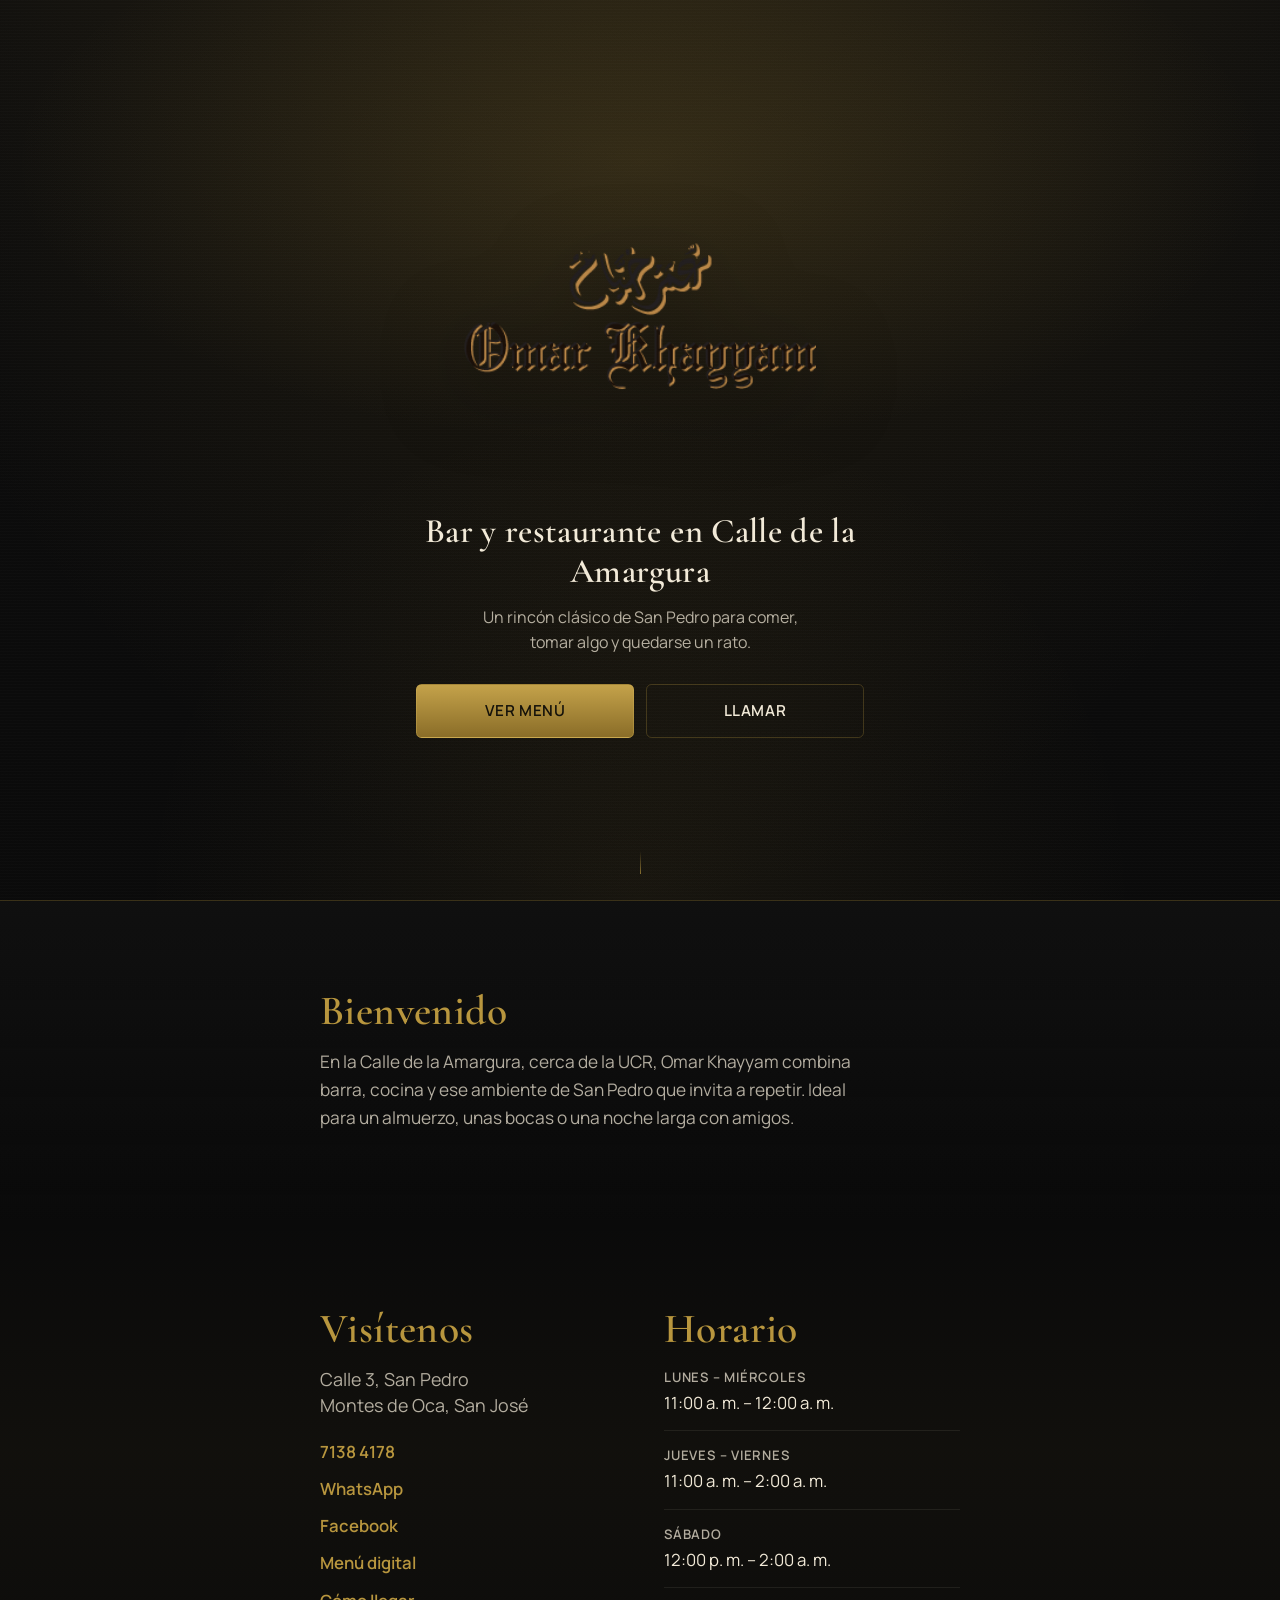
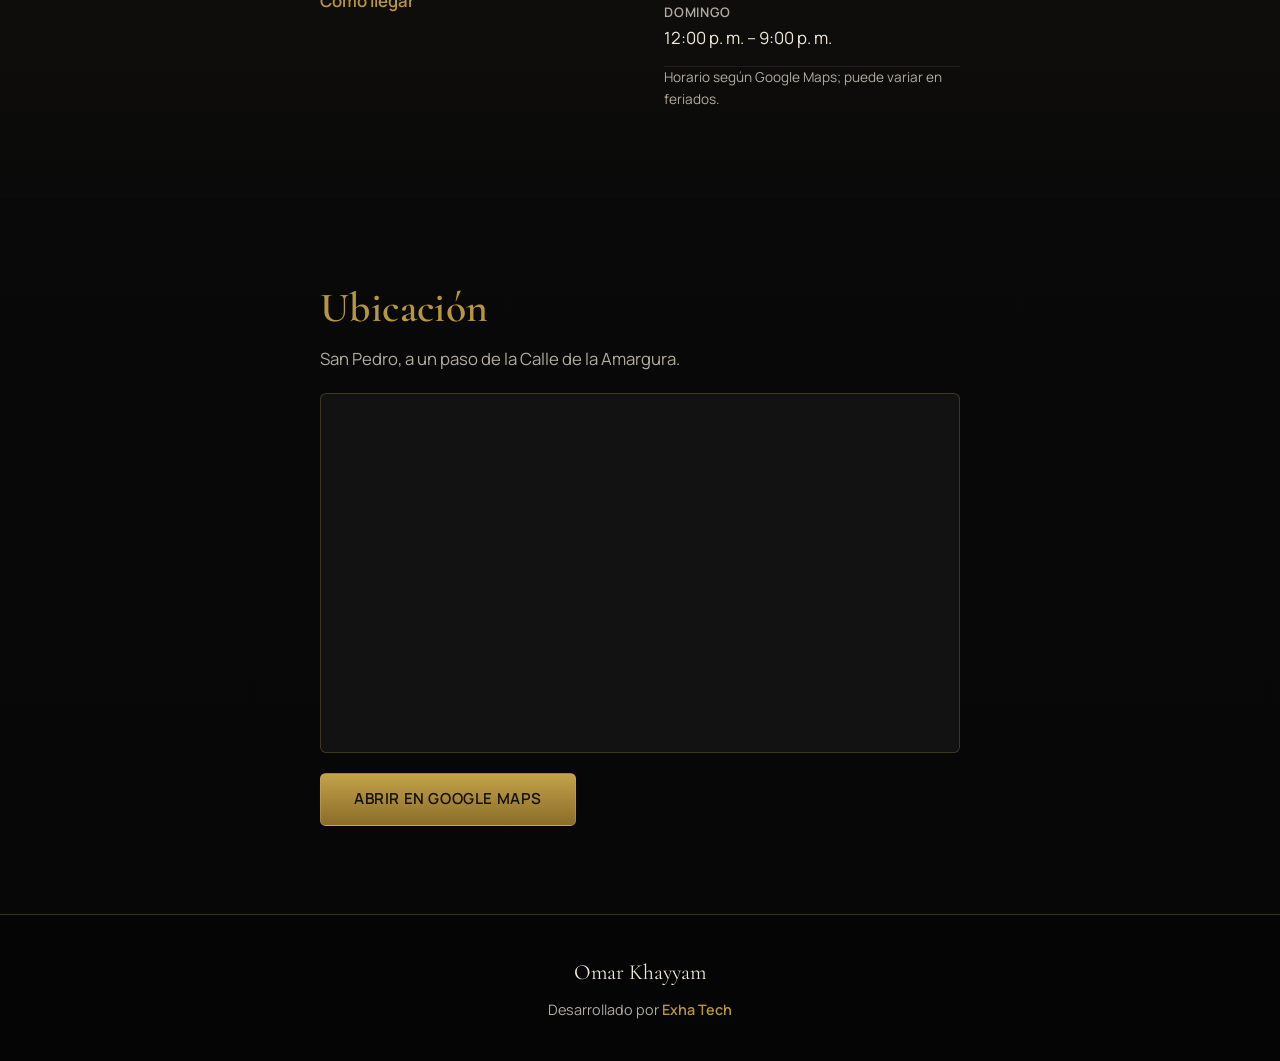
<file: index.html>
<!DOCTYPE html>
<html lang="es">
  <head>
    <meta charset="UTF-8" />
    <meta name="viewport" content="width=device-width, initial-scale=1, viewport-fit=cover" />
    <meta
      name="description"
      content="Omar Khayyam — bar y restaurante en Calle de la Amargura, San Pedro. Ambiente cercano, buena comida y barra abierta."
    />
    <meta name="theme-color" content="#0a0a0a" />
    <title>Omar Khayyam · Bar y Restaurante</title>
    <link rel="preconnect" href="https://fonts.googleapis.com" />
    <link rel="preconnect" href="https://fonts.gstatic.com" crossorigin />
    <link
      href="https://fonts.googleapis.com/css2?family=Cormorant+Garamond:ital,wght@0,500;0,600;1,500&family=Manrope:wght@400;500;600;700&display=swap"
      rel="stylesheet"
    />
    <link rel="stylesheet" href="styles.css" />
    <link rel="icon" href="assets/omar-khayyam-logo.png" type="image/png" />
  </head>
  <body>
    <a class="skip-link" href="#contenido">Ir al contenido</a>

    <header class="hero">
      <div class="hero__atmosphere" aria-hidden="true"></div>
      <div class="hero__inner">
        <img
          class="hero__logo"
          src="assets/omar-khayyam-logo.png"
          alt="Omar Khayyam"
          width="720"
          height="360"
          decoding="async"
          fetchpriority="high"
        />
        <p class="hero__tagline">Bar y restaurante en Calle de la Amargura</p>
        <p class="hero__lead">
          Un rincón clásico de San Pedro para comer, tomar algo y quedarse un rato.
        </p>
        <div class="hero__actions">
          <a class="btn btn--primary" href="/menu">Ver menú</a>
          <a class="btn btn--ghost" href="tel:+50671384178">Llamar</a>
        </div>
      </div>
      <a class="hero__scroll" href="#contenido" aria-label="Ver más">
        <span></span>
      </a>
    </header>

    <main id="contenido">
      <section class="section section--intro" aria-labelledby="intro-title">
        <div class="wrap">
          <h2 id="intro-title">Bienvenido</h2>
          <p>
            En la Calle de la Amargura, cerca de la UCR, Omar Khayyam combina barra, cocina y ese
            ambiente de San Pedro que invita a repetir. Ideal para un almuerzo, unas bocas o una
            noche larga con amigos.
          </p>
        </div>
      </section>

      <section class="section section--visit" aria-labelledby="visit-title">
        <div class="wrap visit">
          <div class="visit__block">
            <h2 id="visit-title">Visítenos</h2>
            <p class="visit__address">
              Calle&nbsp;3, San Pedro<br />
              Montes de Oca, San José
            </p>
            <ul class="visit__links">
              <li>
                <a href="tel:+50671384178">7138&nbsp;4178</a>
              </li>
              <li>
                <a
                  href="https://wa.me/50671384178"
                  target="_blank"
                  rel="noopener noreferrer"
                  >WhatsApp</a
                >
              </li>
              <li>
                <a
                  href="https://www.facebook.com/profile.php?id=61550964747257"
                  target="_blank"
                  rel="noopener noreferrer"
                  >Facebook</a
                >
              </li>
              <li>
                <a href="/menu">Menú digital</a>
              </li>
              <li>
                <a
                  href="https://www.google.com/maps/dir/?api=1&destination=9.9337641,-84.051126"
                  target="_blank"
                  rel="noopener noreferrer"
                  >Cómo llegar</a
                >
              </li>
            </ul>
          </div>

          <div class="visit__block">
            <h2 id="hours-title">Horario</h2>
            <dl class="hours">
              <div>
                <dt>Lunes – Miércoles</dt>
                <dd>11:00&nbsp;a.&nbsp;m. – 12:00&nbsp;a.&nbsp;m.</dd>
              </div>
              <div>
                <dt>Jueves – Viernes</dt>
                <dd>11:00&nbsp;a.&nbsp;m. – 2:00&nbsp;a.&nbsp;m.</dd>
              </div>
              <div>
                <dt>Sábado</dt>
                <dd>12:00&nbsp;p.&nbsp;m. – 2:00&nbsp;a.&nbsp;m.</dd>
              </div>
              <div>
                <dt>Domingo</dt>
                <dd>12:00&nbsp;p.&nbsp;m. – 9:00&nbsp;p.&nbsp;m.</dd>
              </div>
            </dl>
            <p class="hours__note">Horario según Google Maps; puede variar en feriados.</p>
          </div>
        </div>
      </section>

      <section class="section section--map" aria-labelledby="map-title">
        <div class="wrap">
          <h2 id="map-title">Ubicación</h2>
          <p class="section__lead">San Pedro, a un paso de la Calle de la Amargura.</p>
          <div class="map-frame">
            <iframe
              title="Mapa de Omar Khayyam en Google Maps"
              loading="lazy"
              referrerpolicy="no-referrer-when-downgrade"
              src="https://www.google.com/maps?q=Bar+y+Restaurante+OK,+Calle+3,+San+Pedro&ll=9.9337641,-84.051126&z=17&output=embed"
              allowfullscreen
            ></iframe>
          </div>
          <a
            class="btn btn--primary btn--block"
            href="https://www.google.com/maps/place/Bar+y+Restaurante+OK/@9.9337641,-84.051126,17z"
            target="_blank"
            rel="noopener noreferrer"
            >Abrir en Google Maps</a
          >
        </div>
      </section>
    </main>

    <footer class="footer">
      <div class="wrap footer__inner">
        <p class="footer__brand">Omar Khayyam</p>
        <p class="footer__credit">
          Desarrollado por
          <a href="https://exhatech.com" target="_blank" rel="noopener noreferrer">Exha Tech</a>
        </p>
      </div>
    </footer>

    <script src="main.js" defer></script>
  </body>
</html>
</file>
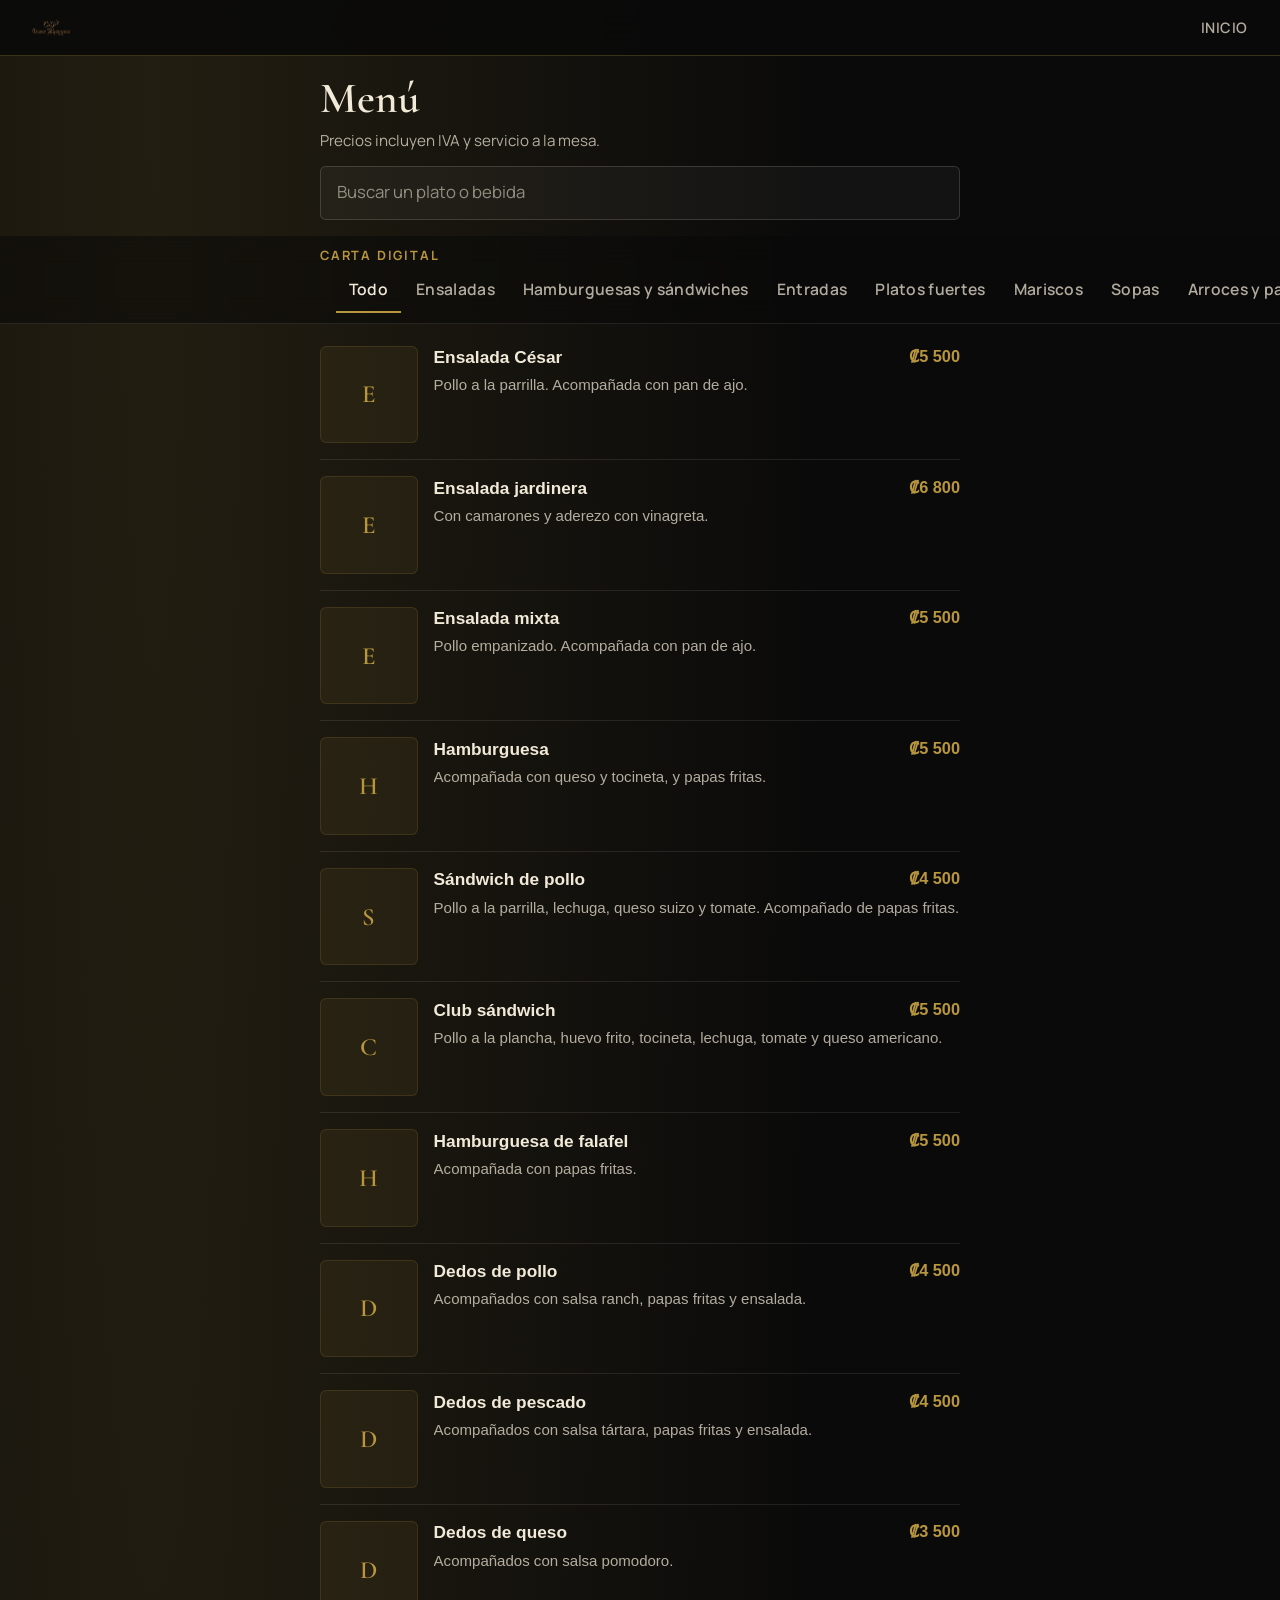
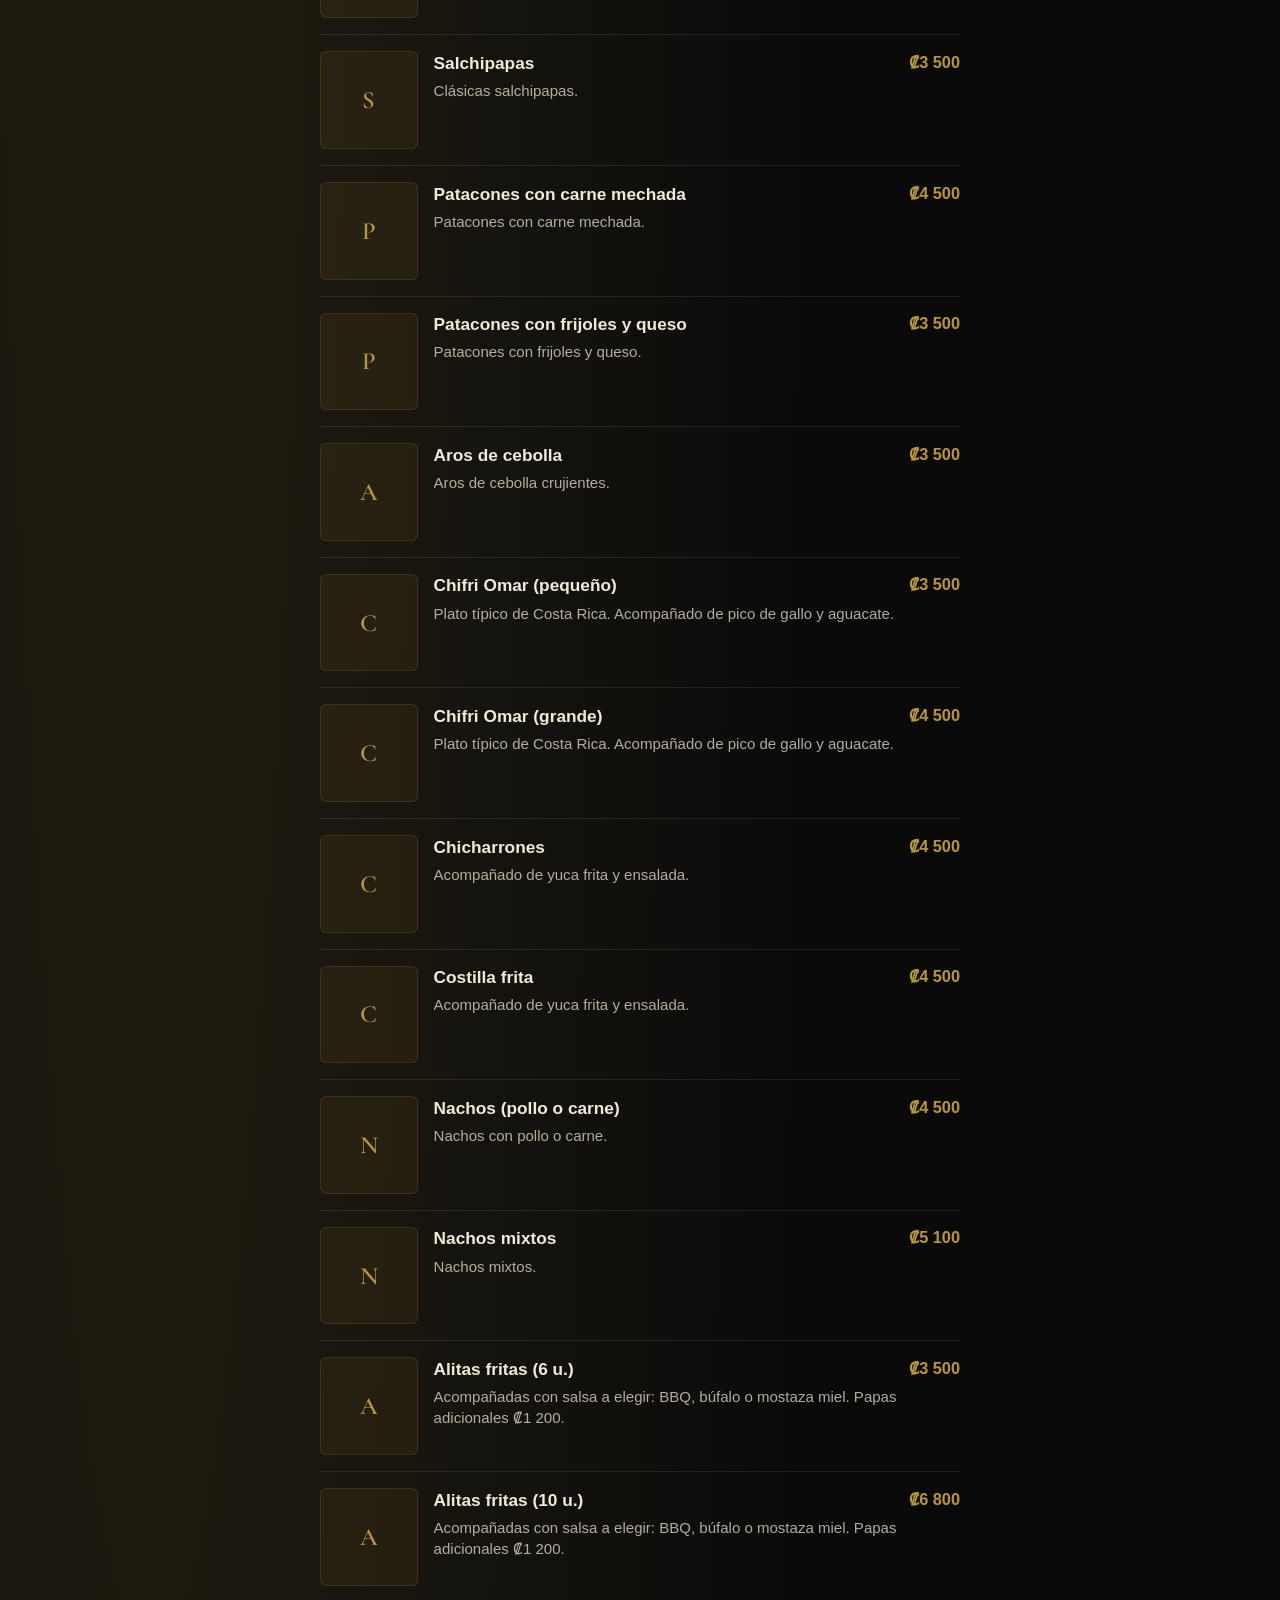
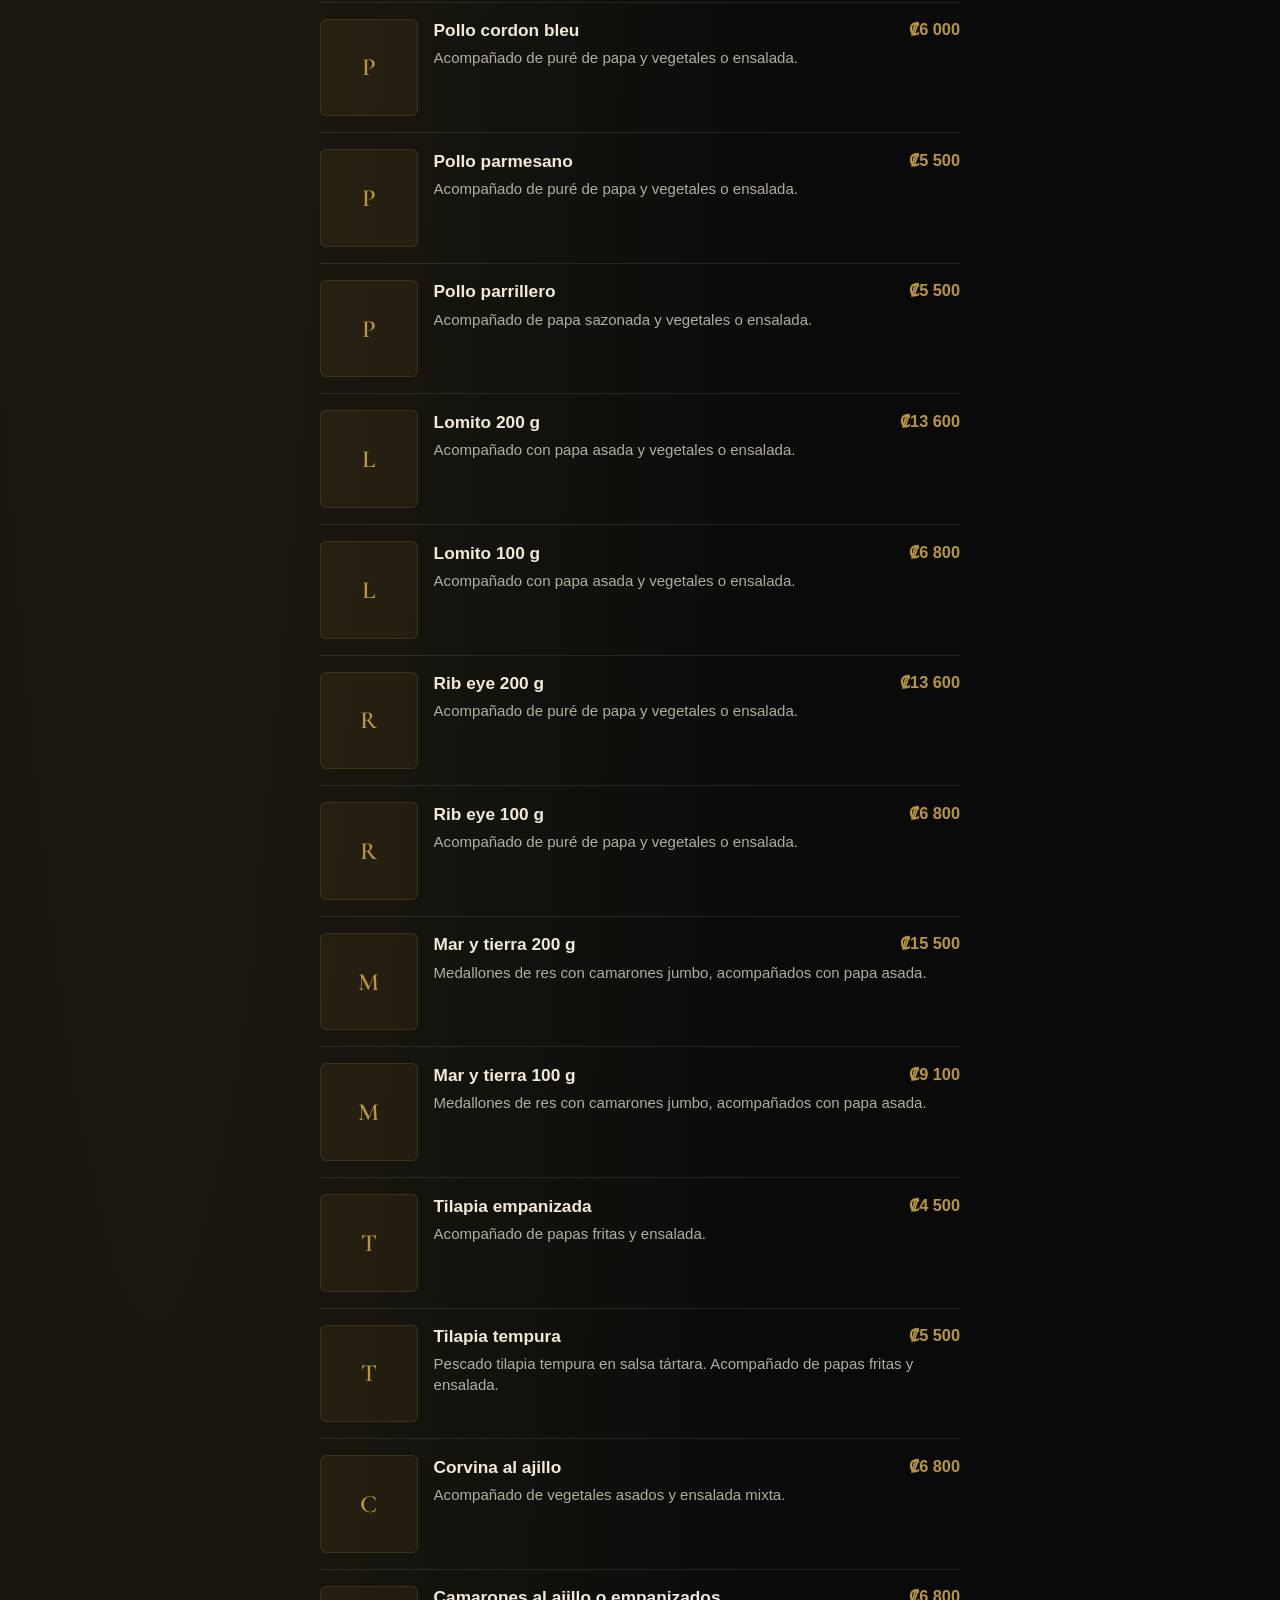
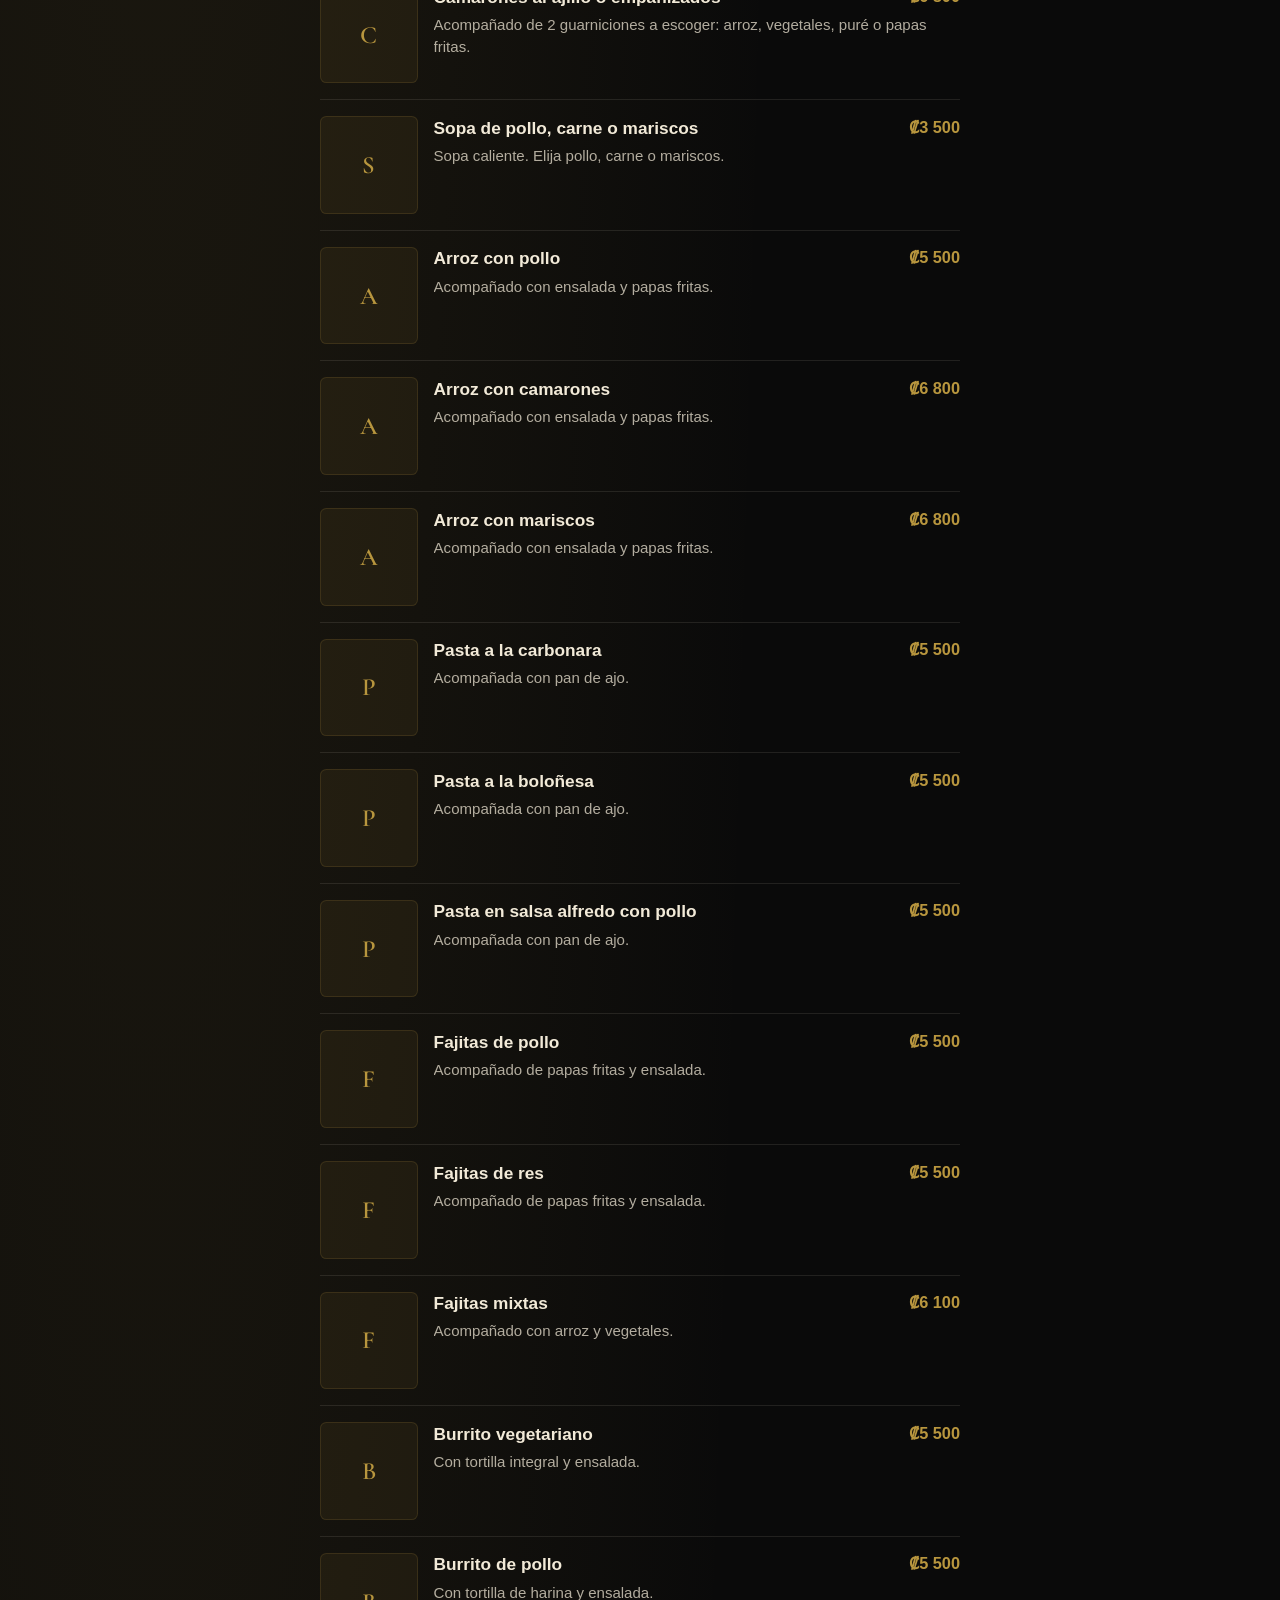
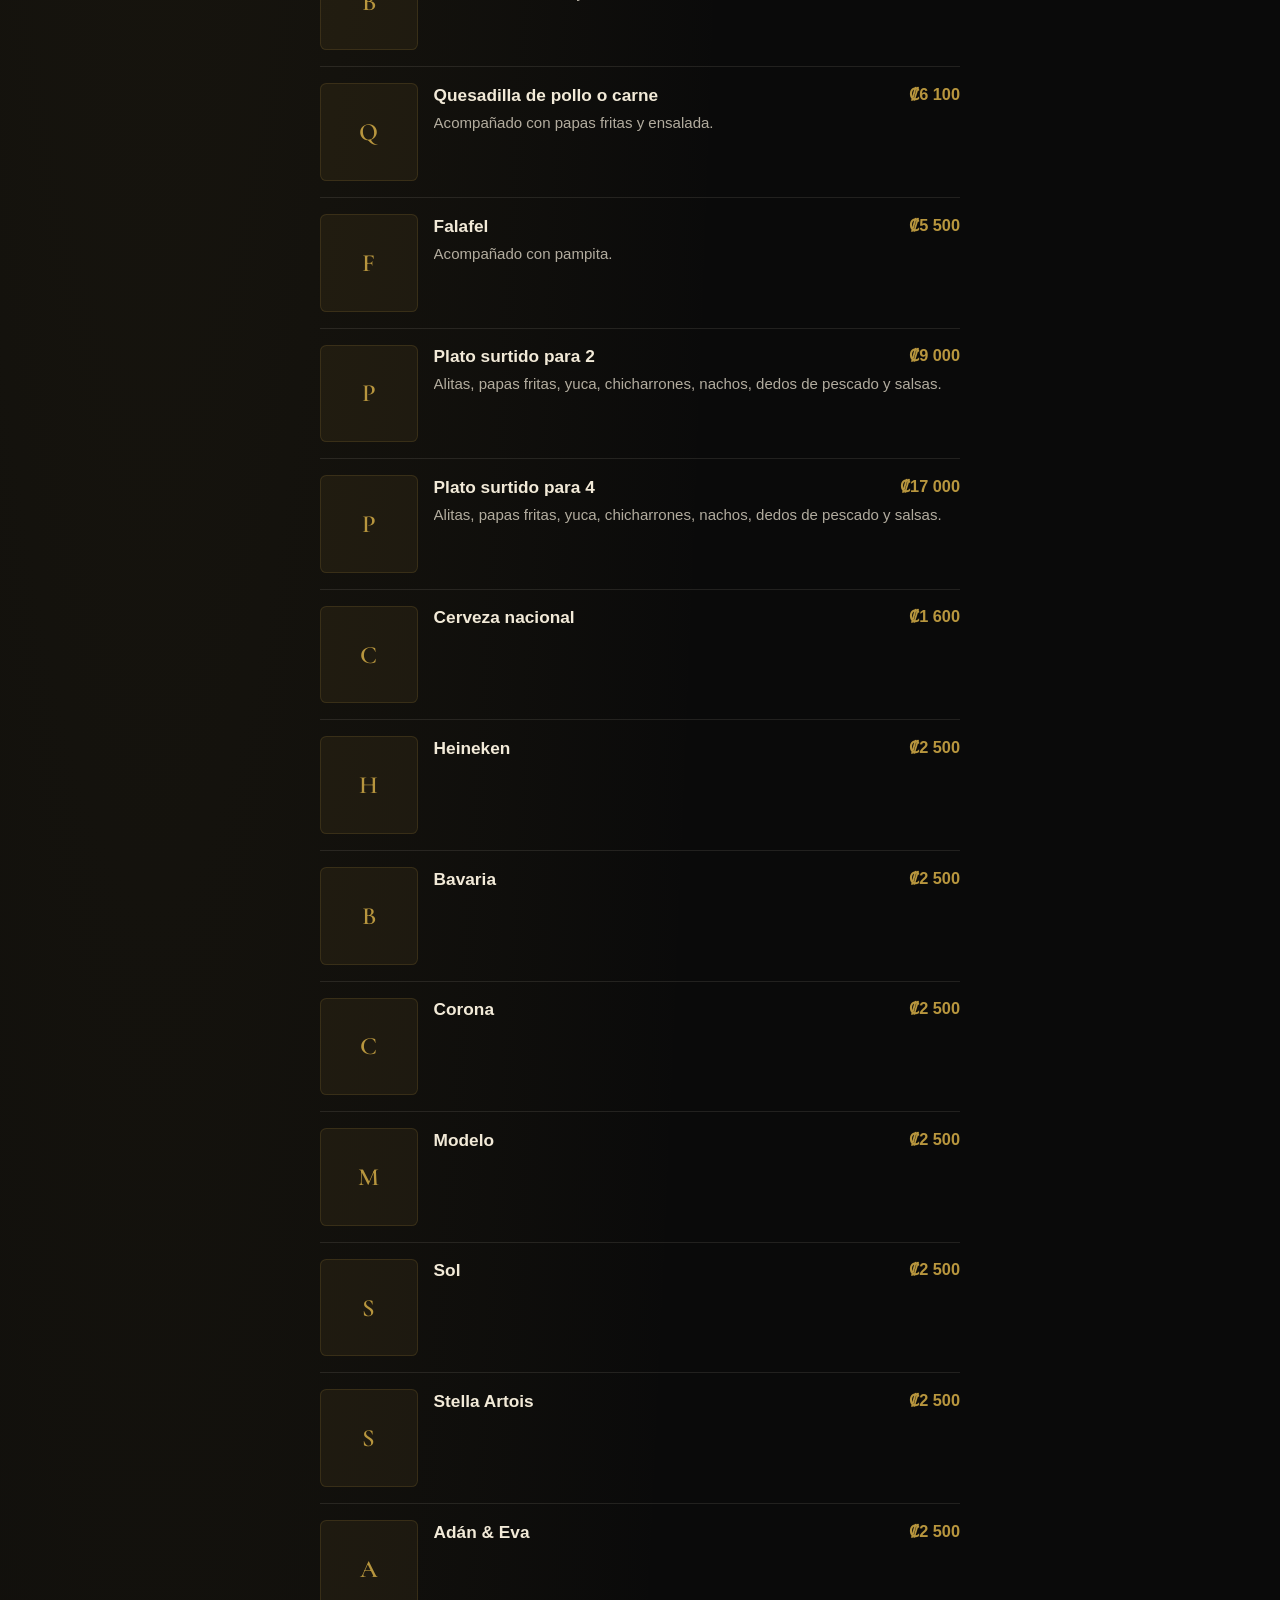
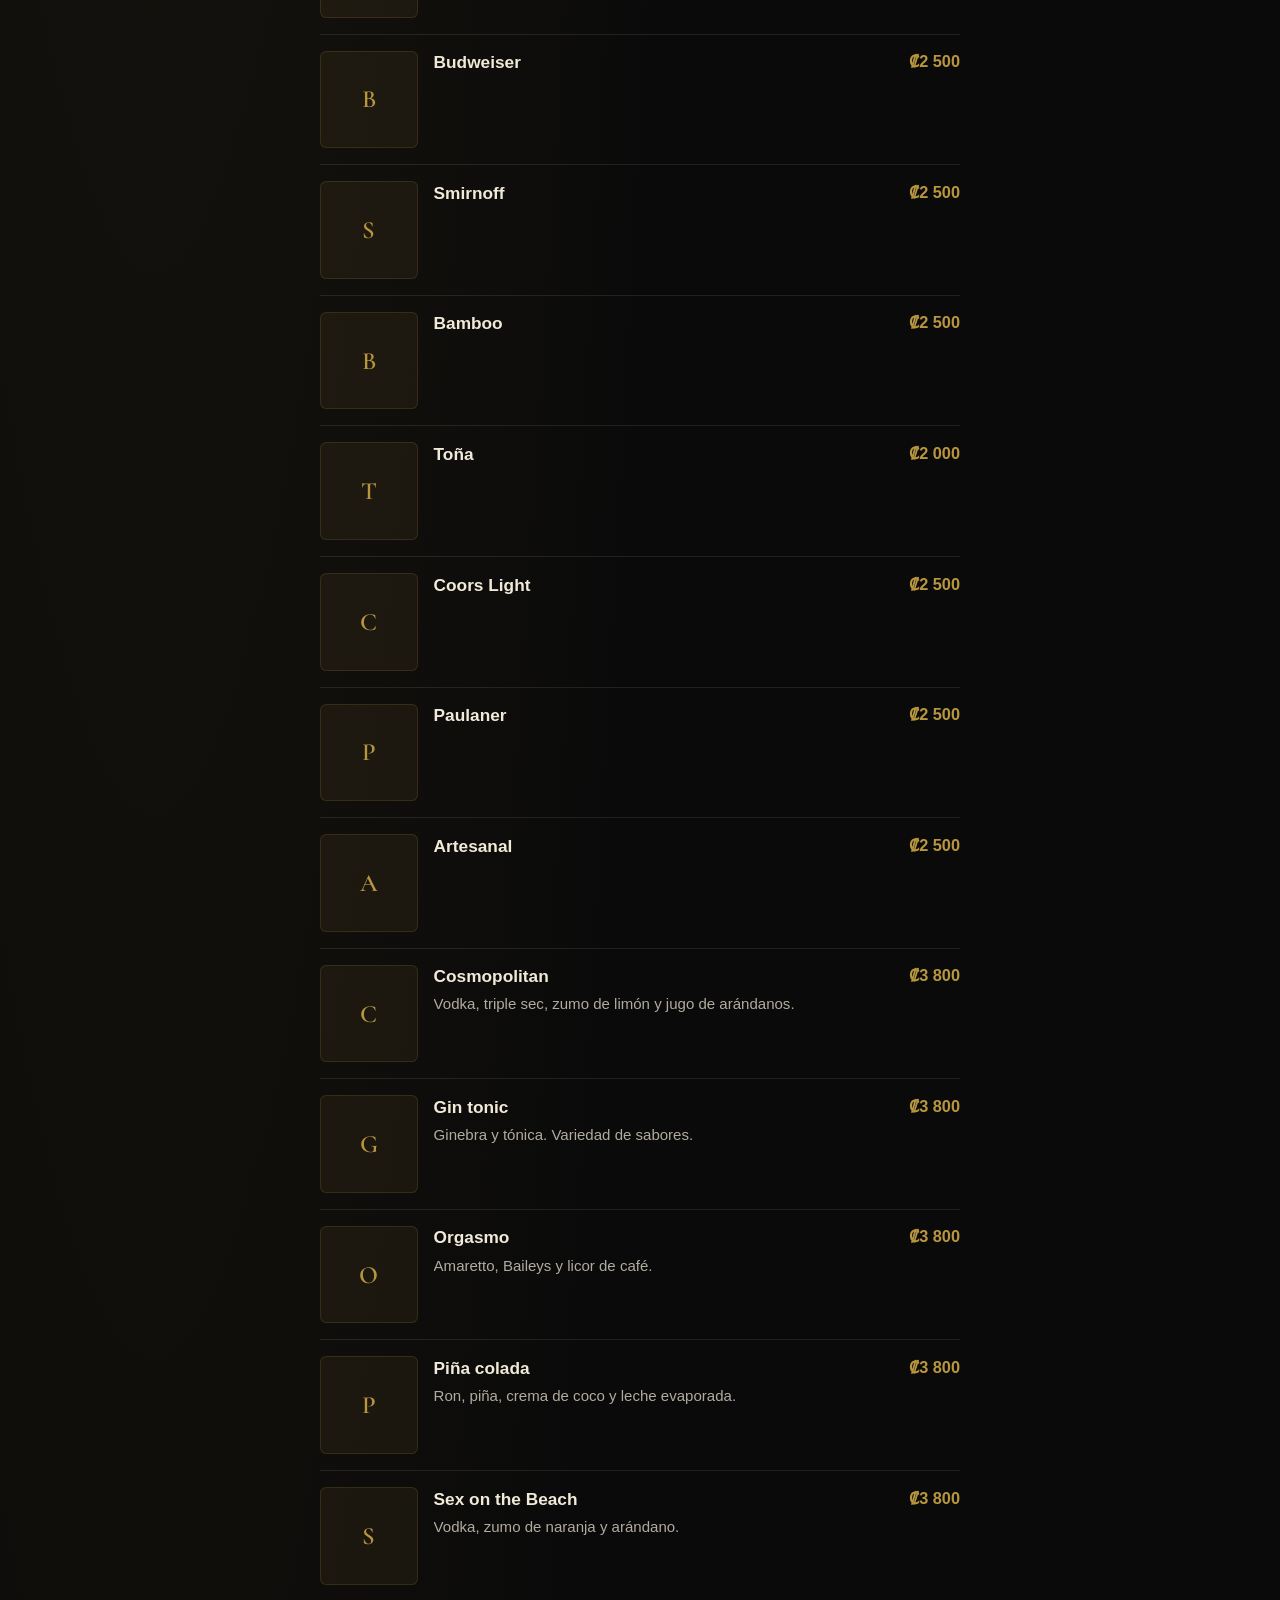
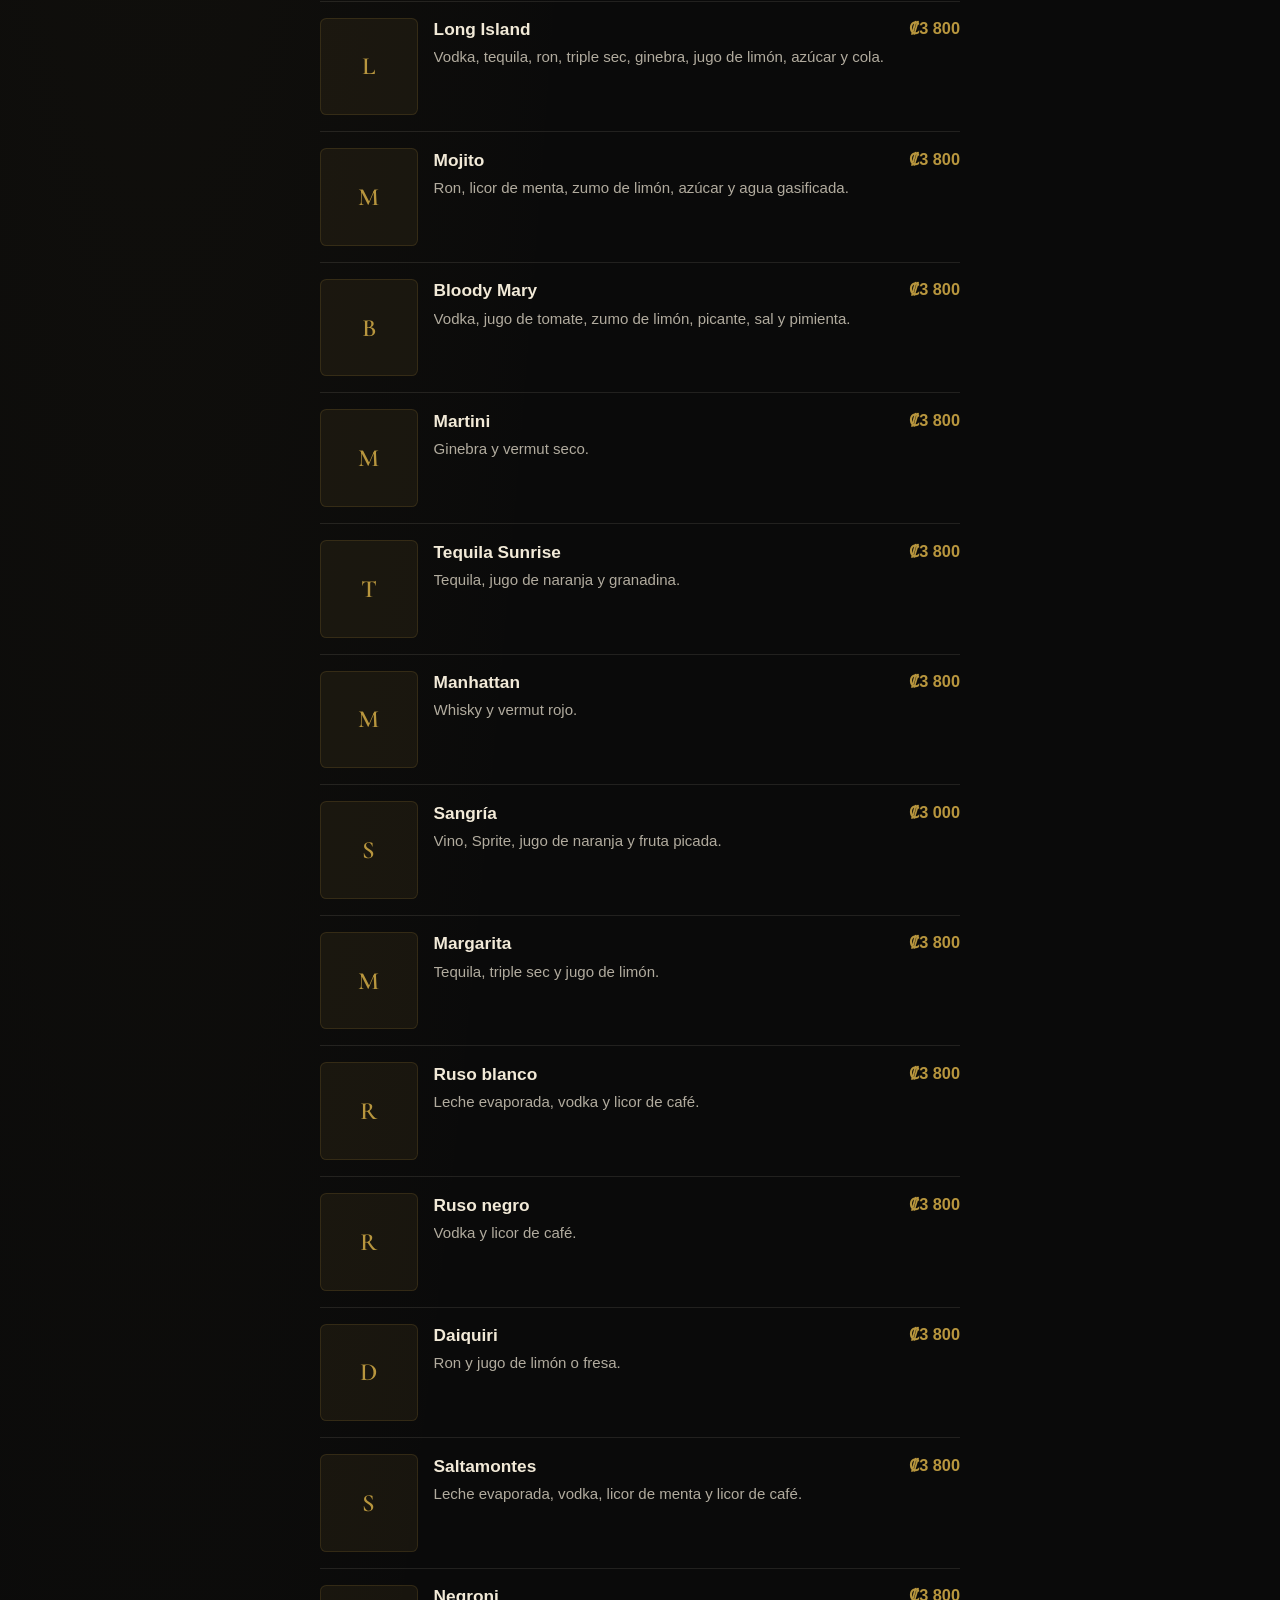
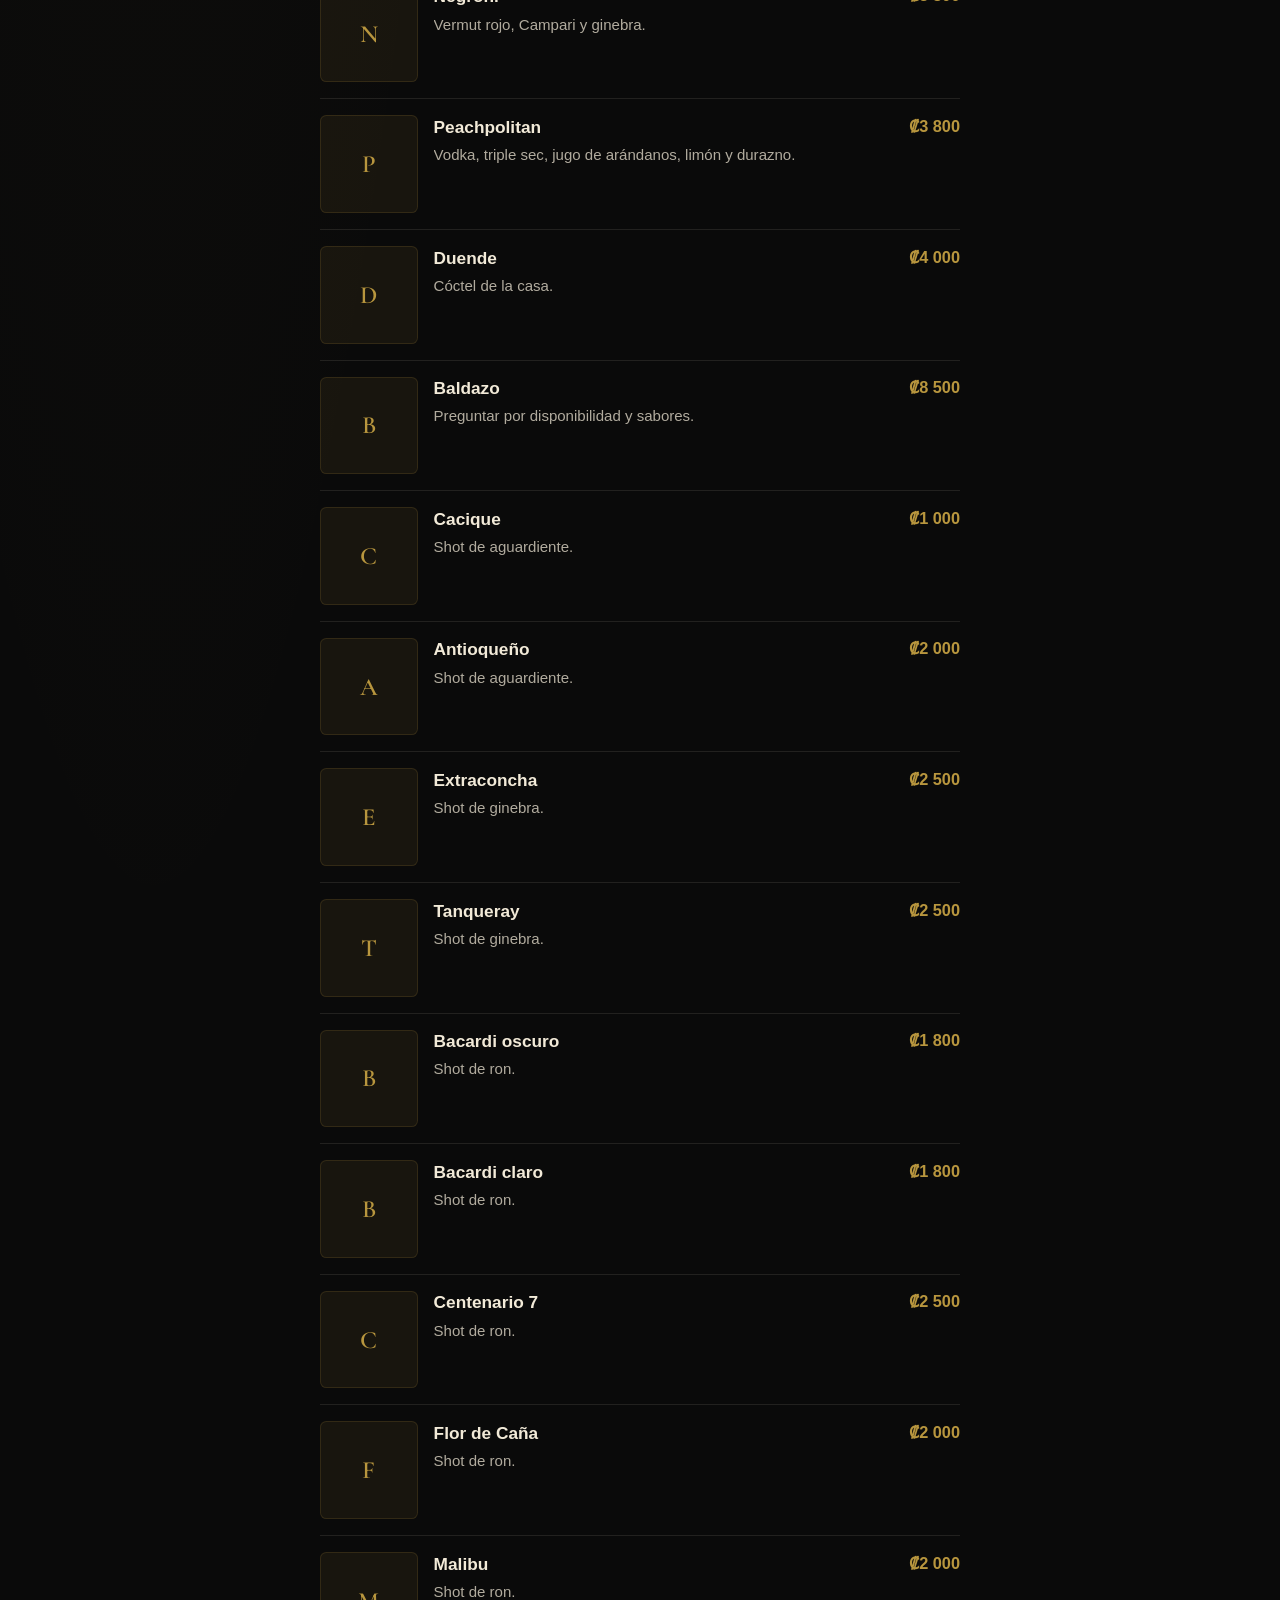
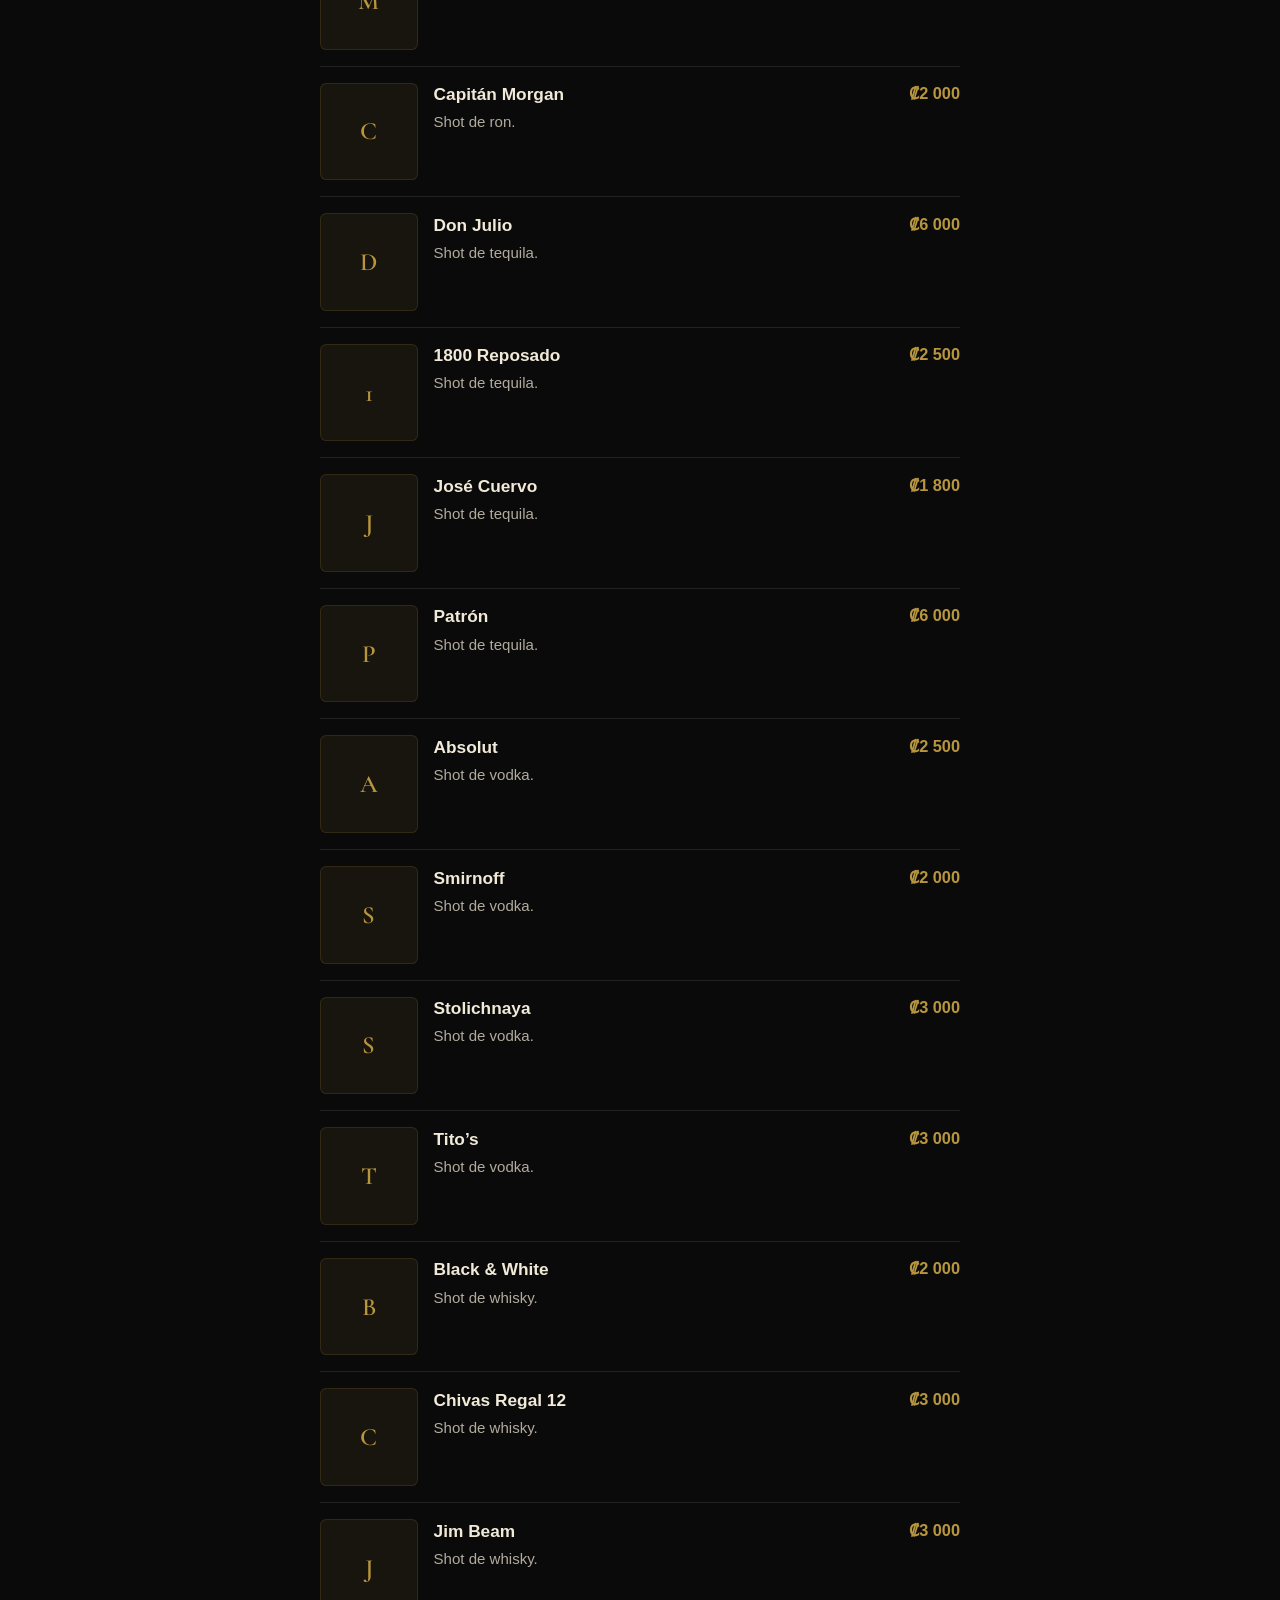
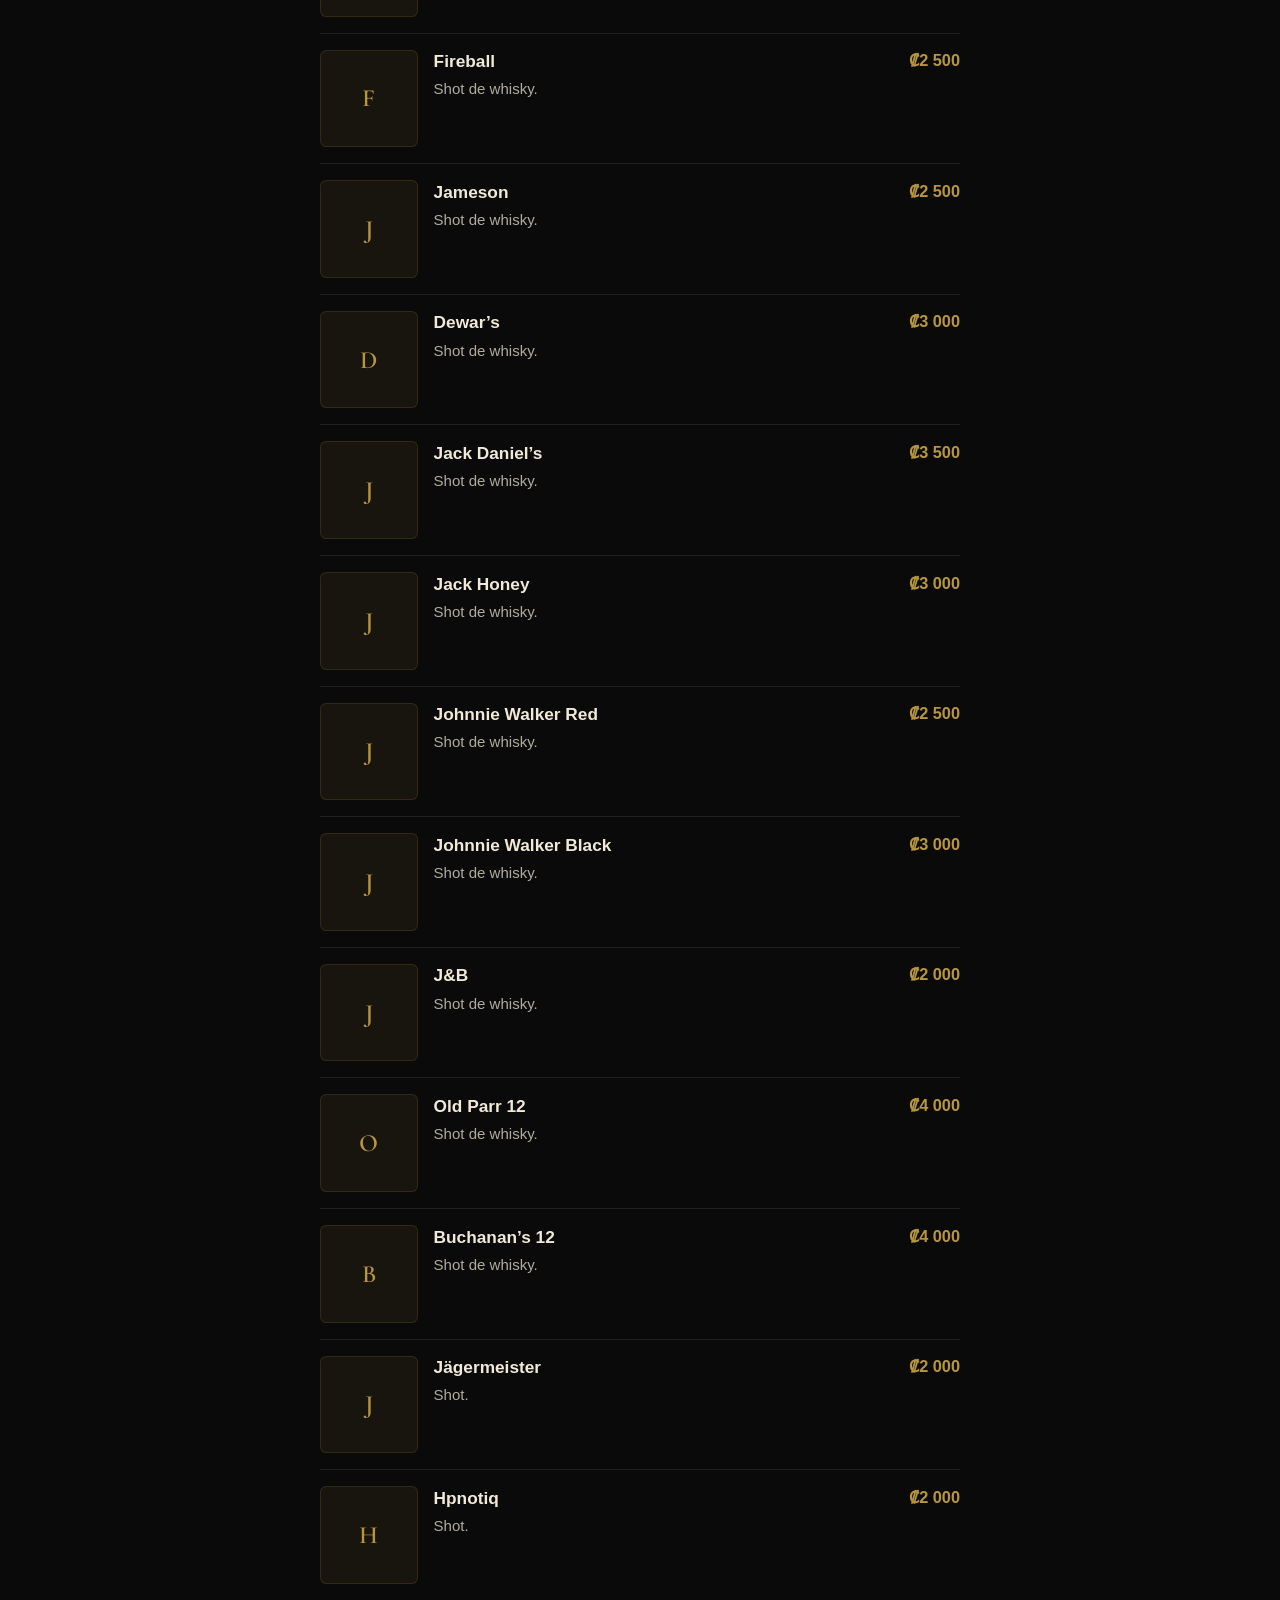
<file: menu.html>
<!DOCTYPE html>
<html lang="es">
  <head>
    <meta charset="UTF-8" />
    <meta name="viewport" content="width=device-width, initial-scale=1, viewport-fit=cover" />
    <meta
      name="description"
      content="Menú digital de Omar Khayyam — bar y restaurante en Calle de la Amargura, San Pedro."
    />
    <meta name="theme-color" content="#0a0a0a" />
    <title>Menú · Omar Khayyam</title>
    <link rel="preconnect" href="https://fonts.googleapis.com" />
    <link rel="preconnect" href="https://fonts.gstatic.com" crossorigin />
    <link
      href="https://fonts.googleapis.com/css2?family=Cormorant+Garamond:wght@600&family=Manrope:wght@400;500;600;700&display=swap"
      rel="stylesheet"
    />
    <link rel="stylesheet" href="styles.css" />
    <link rel="stylesheet" href="menu.css" />
    <link rel="icon" href="assets/omar-khayyam-logo.png" type="image/png" />
  </head>
  <body class="menu-body">
    <a class="skip-link" href="#menu-list">Ir al menú</a>

    <header class="menu-top">
      <a class="menu-top__brand" href="/">
        <img src="assets/omar-khayyam-logo.png" alt="Omar Khayyam" width="140" height="56" />
      </a>
      <a class="menu-top__home" href="/">Inicio</a>
    </header>

    <main class="menu-page">
      <div class="wrap menu-page__intro">
        <h1 class="menu-page__title">Menú</h1>
        <p class="menu-page__note" id="menu-note">Precios incluyen IVA y servicio a la mesa.</p>

        <label class="menu-page__search">
          <span class="visually-hidden">Buscar un plato</span>
          <input
            id="menu-search"
            type="search"
            placeholder="Buscar un plato o bebida"
            autocomplete="off"
            enterkeyhint="search"
          />
        </label>
      </div>

      <div class="menu-page__sticky">
        <div class="wrap menu-page__sticky-inner">
          <p class="menu-page__eyebrow">Carta digital</p>
        </div>
        <div class="menu-page__cats" role="tablist" aria-label="Categorías del menú">
          <div class="menu-page__cats-track" id="menu-cats"></div>
        </div>
      </div>

      <div class="wrap menu-page__list" id="menu-list" aria-live="polite"></div>
    </main>

    <footer class="footer menu-footer">
      <div class="wrap footer__inner">
        <p class="footer__brand">Omar Khayyam</p>
        <p class="footer__credit">
          Desarrollado por
          <a href="https://exhatech.com" target="_blank" rel="noopener noreferrer">Exha Tech</a>
        </p>
      </div>
    </footer>

    <div id="dish-detail" class="dish-detail" hidden></div>

    <script src="menu-data.js"></script>
    <script src="menu.js"></script>
  </body>
</html>
</file>
<file: styles.css>
:root {
  --bg: #0a0a0a;
  --bg-elevated: #121212;
  --ink: #f2ead8;
  --ink-soft: rgba(242, 234, 216, 0.72);
  --gold: #b8963e;
  --gold-deep: #8a6d28;
  --gold-soft: rgba(184, 150, 62, 0.18);
  --line: rgba(184, 150, 62, 0.28);
  --font-display: "Cormorant Garamond", Georgia, serif;
  --font-body: "Manrope", system-ui, sans-serif;
  --space: clamp(1.25rem, 4vw, 2rem);
  --max: 40rem;
  --ease: cubic-bezier(0.22, 1, 0.36, 1);
}

*,
*::before,
*::after {
  box-sizing: border-box;
}

html {
  scroll-behavior: smooth;
}

@media (prefers-reduced-motion: reduce) {
  html {
    scroll-behavior: auto;
  }

  *,
  *::before,
  *::after {
    animation-duration: 0.01ms !important;
    animation-iteration-count: 1 !important;
    transition-duration: 0.01ms !important;
  }
}

body {
  margin: 0;
  min-height: 100dvh;
  font-family: var(--font-body);
  font-size: 1.05rem;
  line-height: 1.6;
  color: var(--ink);
  background:
    radial-gradient(120% 80% at 50% -10%, rgba(138, 109, 40, 0.22), transparent 55%),
    linear-gradient(180deg, #0d0d0d 0%, var(--bg) 40%, #070707 100%);
  background-color: var(--bg);
  -webkit-font-smoothing: antialiased;
  text-rendering: optimizeLegibility;
}

img {
  max-width: 100%;
  height: auto;
  display: block;
}

a {
  color: var(--gold);
  text-decoration-thickness: 1px;
  text-underline-offset: 0.18em;
  transition: color 0.2s var(--ease);
}

a:hover {
  color: #d4b45a;
}

.skip-link {
  position: absolute;
  left: 1rem;
  top: -3rem;
  z-index: 20;
  padding: 0.6rem 0.9rem;
  background: var(--gold);
  color: #111;
  font-weight: 600;
  text-decoration: none;
}

.skip-link:focus {
  top: 1rem;
}

.wrap {
  width: min(100% - 2 * var(--space), var(--max));
  margin-inline: auto;
}

/* Hero */
.hero {
  position: relative;
  min-height: 100dvh;
  display: grid;
  place-items: center;
  padding: calc(var(--space) + env(safe-area-inset-top)) var(--space)
    calc(3.5rem + env(safe-area-inset-bottom));
  overflow: hidden;
  isolation: isolate;
}

.hero__atmosphere {
  position: absolute;
  inset: 0;
  z-index: -1;
  background:
    radial-gradient(ellipse 70% 45% at 50% 18%, rgba(184, 150, 62, 0.14), transparent 70%),
    radial-gradient(circle at 50% 100%, rgba(184, 150, 62, 0.08), transparent 45%),
    repeating-linear-gradient(
      0deg,
      transparent,
      transparent 2px,
      rgba(255, 255, 255, 0.012) 2px,
      rgba(255, 255, 255, 0.012) 3px
    );
}

.hero__inner {
  width: min(100%, 28rem);
  text-align: center;
}

.hero__logo {
  width: min(88vw, 22rem);
  margin: 0 auto 1.35rem;
  filter: drop-shadow(0 18px 40px rgba(0, 0, 0, 0.55));
  animation: rise 1s var(--ease) both;
}

.hero__tagline {
  margin: 0;
  font-family: var(--font-display);
  font-size: clamp(1.55rem, 5.5vw, 2.15rem);
  font-weight: 600;
  line-height: 1.15;
  letter-spacing: 0.01em;
  color: var(--ink);
  animation: rise 1s var(--ease) 0.12s both;
}

.hero__lead {
  margin: 0.85rem auto 0;
  max-width: 22rem;
  color: var(--ink-soft);
  font-size: 1rem;
  animation: rise 1s var(--ease) 0.22s both;
}

.hero__actions {
  display: grid;
  gap: 0.75rem;
  margin-top: 1.75rem;
  animation: rise 1s var(--ease) 0.32s both;
}

.hero__scroll {
  position: absolute;
  left: 50%;
  bottom: calc(1.1rem + env(safe-area-inset-bottom));
  transform: translateX(-50%);
  width: 2rem;
  height: 2.5rem;
  display: grid;
  place-items: center;
  opacity: 0.7;
}

.hero__scroll span {
  width: 1px;
  height: 1.4rem;
  background: linear-gradient(to bottom, transparent, var(--gold));
  animation: drip 1.8s var(--ease) infinite;
}

/* Buttons */
.btn {
  display: inline-flex;
  align-items: center;
  justify-content: center;
  min-height: 3.1rem;
  padding: 0.85rem 1.25rem;
  border-radius: 0.35rem;
  font-family: var(--font-body);
  font-size: 0.95rem;
  font-weight: 600;
  letter-spacing: 0.04em;
  text-transform: uppercase;
  text-decoration: none;
  transition:
    transform 0.2s var(--ease),
    background 0.2s var(--ease),
    border-color 0.2s var(--ease),
    color 0.2s var(--ease);
}

.btn:active {
  transform: translateY(1px);
}

.btn--primary {
  background: linear-gradient(180deg, #c4a24a 0%, var(--gold-deep) 100%);
  color: #14110a;
  border: 1px solid rgba(212, 180, 90, 0.35);
}

.btn--primary:hover {
  color: #0d0b07;
  background: linear-gradient(180deg, #d0ae55 0%, #9a7a2f 100%);
}

.btn--ghost {
  background: transparent;
  color: var(--ink);
  border: 1px solid var(--line);
}

.btn--ghost:hover {
  color: var(--ink);
  border-color: rgba(184, 150, 62, 0.55);
  background: var(--gold-soft);
}

.btn--block {
  width: 100%;
  margin-top: 1.25rem;
}

/* Sections */
.section {
  padding: clamp(3.5rem, 10vw, 5.5rem) 0;
}

.section h2 {
  margin: 0 0 0.85rem;
  font-family: var(--font-display);
  font-size: clamp(2rem, 7vw, 2.6rem);
  font-weight: 600;
  line-height: 1.1;
  letter-spacing: 0.01em;
  color: var(--gold);
}

.section p,
.section__lead {
  margin: 0;
  color: var(--ink-soft);
}

.section--intro {
  border-top: 1px solid var(--line);
  background: linear-gradient(180deg, rgba(18, 18, 18, 0.65), transparent);
}

.section--intro p {
  font-size: 1.08rem;
  max-width: 34rem;
}

.section--visit {
  background:
    linear-gradient(180deg, transparent, rgba(184, 150, 62, 0.04) 40%, transparent),
    var(--bg);
}

.visit {
  display: grid;
  gap: 2.75rem;
}

.visit__address {
  font-size: 1.12rem;
  color: var(--ink);
  line-height: 1.45;
}

.visit__links {
  list-style: none;
  margin: 1.25rem 0 0;
  padding: 0;
  display: grid;
  gap: 0.65rem;
}

.visit__links a {
  font-weight: 600;
  text-decoration: none;
  border-bottom: 1px solid transparent;
}

.visit__links a:hover {
  border-bottom-color: currentColor;
}

.hours {
  margin: 0;
  display: grid;
  gap: 0.85rem;
}

.hours > div {
  display: grid;
  gap: 0.15rem;
  padding-bottom: 0.85rem;
  border-bottom: 1px solid rgba(242, 234, 216, 0.08);
}

.hours dt {
  font-size: 0.82rem;
  font-weight: 600;
  letter-spacing: 0.06em;
  text-transform: uppercase;
  color: var(--ink-soft);
}

.hours dd {
  margin: 0;
  color: var(--ink);
  font-size: 1.05rem;
}

.hours__note {
  margin-top: 1rem;
  font-size: 0.85rem;
  color: rgba(242, 234, 216, 0.5);
}

.map-frame {
  margin-top: 1.25rem;
  border: 1px solid var(--line);
  border-radius: 0.4rem;
  overflow: hidden;
  background: var(--bg-elevated);
  aspect-ratio: 4 / 3;
}

.map-frame iframe {
  width: 100%;
  height: 100%;
  border: 0;
  filter: grayscale(0.25) contrast(1.05);
}

/* Footer */
.footer {
  padding: 2.5rem 0 calc(2.5rem + env(safe-area-inset-bottom));
  border-top: 1px solid var(--line);
  background: #050505;
}

.footer__inner {
  text-align: center;
}

.footer__brand {
  margin: 0;
  font-family: var(--font-display);
  font-size: 1.35rem;
  color: var(--ink);
}

.footer__credit {
  margin: 0.55rem 0 0;
  font-size: 0.9rem;
  color: var(--ink-soft);
}

.footer__credit a {
  font-weight: 600;
  text-decoration: none;
}

.footer__credit a:hover {
  text-decoration: underline;
}

.reveal {
  opacity: 0;
  transform: translateY(1rem);
  transition:
    opacity 0.7s var(--ease),
    transform 0.7s var(--ease);
}

.reveal.is-visible {
  opacity: 1;
  transform: translateY(0);
}

@keyframes rise {
  from {
    opacity: 0;
    transform: translateY(1.1rem);
  }
  to {
    opacity: 1;
    transform: translateY(0);
  }
}

@keyframes drip {
  0%,
  100% {
    transform: scaleY(0.55);
    opacity: 0.35;
    transform-origin: top;
  }
  50% {
    transform: scaleY(1);
    opacity: 0.9;
    transform-origin: top;
  }
}

@media (min-width: 720px) {
  .hero__actions {
    grid-template-columns: 1fr 1fr;
  }

  .visit {
    grid-template-columns: 1fr 1fr;
    gap: 3rem;
    align-items: start;
  }

  .map-frame {
    aspect-ratio: 16 / 9;
  }

  .btn--block {
    width: auto;
    min-width: 16rem;
  }
}
</file>
<file: menu.css>
.menu-body {
  background:
    radial-gradient(ellipse at 12% 0%, rgba(184, 150, 62, 0.14), transparent 42%),
    var(--bg);
}

.menu-top {
  position: sticky;
  top: 0;
  z-index: 30;
  display: flex;
  align-items: center;
  justify-content: space-between;
  gap: 1rem;
  min-height: 3.5rem;
  padding: 0.45rem var(--space);
  padding-top: calc(0.45rem + env(safe-area-inset-top));
  background: rgb(10 10 10 / 0.88);
  backdrop-filter: blur(14px) saturate(1.1);
  -webkit-backdrop-filter: blur(14px) saturate(1.1);
  border-bottom: 1px solid var(--line);
}

.menu-top__brand {
  display: flex;
  align-items: center;
  text-decoration: none;
}

.menu-top__brand img {
  width: auto;
  height: 2.35rem;
}

.menu-top__home {
  font-size: 0.9rem;
  font-weight: 600;
  letter-spacing: 0.04em;
  text-transform: uppercase;
  text-decoration: none;
  color: var(--ink-soft);
}

.menu-top__home:hover {
  color: var(--gold);
}

.menu-page {
  min-height: calc(100dvh - 3.5rem);
  padding: 1.25rem 0 2.5rem;
}

.menu-page__intro {
  display: grid;
  gap: 0.45rem;
  padding-bottom: 1rem;
}

.menu-page__title {
  margin: 0;
  font-family: var(--font-display);
  font-size: clamp(2.1rem, 7vw, 2.7rem);
  font-weight: 600;
  line-height: 1.05;
  color: var(--ink);
}

.menu-page__note {
  margin: 0;
  font-size: 0.95rem;
  color: var(--ink-soft);
}

.menu-page__search {
  margin-top: 0.35rem;
}

.menu-page__search input {
  width: 100%;
  min-height: 3.15rem;
  padding: 0.8rem 1rem;
  font: inherit;
  font-size: 1.05rem;
  color: var(--ink);
  border: 1px solid rgba(242, 234, 216, 0.16);
  border-radius: 0.35rem;
  background: rgba(255, 255, 255, 0.04);
  outline: none;
  transition:
    border-color 160ms var(--ease),
    background 160ms var(--ease);
}

.menu-page__search input::placeholder {
  color: rgba(242, 234, 216, 0.55);
}

.menu-page__search input:focus {
  border-color: rgba(184, 150, 62, 0.65);
  background: rgba(255, 255, 255, 0.06);
}

.menu-page__sticky {
  position: sticky;
  top: calc(3.5rem + env(safe-area-inset-top));
  z-index: 20;
  padding: 0.55rem 0 0.2rem;
  background: rgb(10 10 10 / 0.55);
  backdrop-filter: blur(14px) saturate(1.15);
  -webkit-backdrop-filter: blur(14px) saturate(1.15);
  border-bottom: 1px solid rgba(242, 234, 216, 0.1);
}

.menu-page__sticky-inner {
  padding-bottom: 0.15rem;
}

.menu-page__eyebrow {
  margin: 0;
  font-size: 0.8rem;
  font-weight: 700;
  letter-spacing: 0.14em;
  text-transform: uppercase;
  color: var(--gold);
}

.menu-page__cats {
  overflow: hidden;
}

.menu-page__cats-track {
  display: flex;
  gap: 0.15rem;
  overflow-x: auto;
  padding: 0 max(0.75rem, calc((100% - 40rem) / 2 + 1rem)) 0.45rem;
  scrollbar-width: none;
  -webkit-overflow-scrolling: touch;
}

.menu-page__cats-track::-webkit-scrollbar {
  display: none;
}

.menu-page__cat {
  flex: 0 0 auto;
  padding: 0.65rem 0.8rem;
  font-family: var(--font-body);
  font-size: 0.98rem;
  font-weight: 600;
  letter-spacing: 0.02em;
  color: var(--ink-soft);
  background: transparent;
  border: 0;
  border-bottom: 2px solid transparent;
  white-space: nowrap;
  cursor: pointer;
  transition:
    color 160ms var(--ease),
    border-color 160ms var(--ease);
}

.menu-page__cat.is-active,
.menu-page__cat:hover {
  color: var(--ink);
}

.menu-page__cat.is-active {
  border-bottom-color: var(--gold);
}

.menu-page__list {
  padding-top: 0.35rem;
}

.menu-page__empty {
  margin: 2rem 0 0;
  color: var(--ink-soft);
  line-height: 1.5;
}

.dish-card {
  display: grid;
  grid-template-columns: 5.5rem minmax(0, 1fr);
  gap: 1rem;
  width: 100%;
  padding: 1rem 0;
  text-align: left;
  color: inherit;
  background: transparent;
  border: 0;
  border-bottom: 1px solid rgba(242, 234, 216, 0.1);
  cursor: pointer;
  transition: background 160ms var(--ease);
}

.dish-card:active {
  background: rgba(255, 255, 255, 0.03);
}

.dish-card__media {
  width: 5.5rem;
  height: 5.5rem;
  border-radius: 0.4rem;
  overflow: hidden;
  background: rgba(184, 150, 62, 0.08);
  border: 1px solid rgba(184, 150, 62, 0.16);
  flex-shrink: 0;
}

.dish-card__fallback {
  width: 100%;
  height: 100%;
  display: grid;
  place-items: center;
  font-family: var(--font-display);
  font-weight: 600;
  font-size: 1.55rem;
  color: var(--gold);
}

.dish-card__body {
  min-width: 0;
  display: grid;
  gap: 0.35rem;
  align-content: start;
  padding-top: 0.1rem;
}

.dish-card__top {
  display: flex;
  align-items: flex-start;
  justify-content: space-between;
  gap: 0.75rem;
}

.dish-card__name {
  margin: 0;
  font-size: 1.08rem;
  font-weight: 700;
  line-height: 1.25;
  color: var(--ink);
}

.dish-card__price {
  margin: 0;
  flex-shrink: 0;
  font-size: 1.02rem;
  font-weight: 700;
  color: var(--gold);
  white-space: nowrap;
}

.dish-card__desc {
  margin: 0;
  font-size: 0.94rem;
  line-height: 1.4;
  color: var(--ink-soft);
  display: -webkit-box;
  -webkit-line-clamp: 2;
  -webkit-box-orient: vertical;
  overflow: hidden;
}

.dish-detail {
  position: fixed;
  inset: 0;
  z-index: 50;
}

.dish-detail__backdrop {
  position: absolute;
  inset: 0;
  border: 0;
  background: rgba(0, 0, 0, 0.62);
  cursor: pointer;
}

.dish-detail__sheet {
  position: absolute;
  left: 0;
  right: 0;
  bottom: 0;
  max-height: min(88dvh, 40rem);
  overflow: auto;
  padding: 0.75rem var(--space) calc(1.5rem + env(safe-area-inset-bottom));
  border-radius: 1rem 1rem 0 0;
  background: #121212;
  border-top: 1px solid var(--line);
  box-shadow: 0 -18px 50px rgba(0, 0, 0, 0.45);
  animation: sheet-up 220ms var(--ease);
}

.dish-detail__handle {
  width: 2.5rem;
  height: 0.28rem;
  margin: 0.15rem auto 0.85rem;
  border-radius: 999px;
  background: rgba(242, 234, 216, 0.22);
}

.dish-detail__close {
  position: absolute;
  top: 0.75rem;
  right: 0.85rem;
  width: 2.4rem;
  height: 2.4rem;
  border: 0;
  border-radius: 999px;
  background: rgba(255, 255, 255, 0.06);
  color: var(--ink);
  font-size: 1.45rem;
  line-height: 1;
  cursor: pointer;
}

.dish-detail__media {
  width: 100%;
  aspect-ratio: 16 / 9;
  max-height: 11rem;
  border-radius: 0.5rem;
  overflow: hidden;
  background: rgba(184, 150, 62, 0.1);
  border: 1px solid rgba(184, 150, 62, 0.18);
  margin-bottom: 1rem;
}

.dish-detail__fallback {
  width: 100%;
  height: 100%;
  display: grid;
  place-items: center;
  font-family: var(--font-display);
  font-size: 3rem;
  color: var(--gold);
}

.dish-detail__cats {
  margin: 0 0 0.35rem;
  font-size: 0.78rem;
  font-weight: 700;
  letter-spacing: 0.12em;
  text-transform: uppercase;
  color: var(--gold);
}

.dish-detail__top {
  display: flex;
  align-items: flex-start;
  justify-content: space-between;
  gap: 1rem;
}

.dish-detail__name {
  margin: 0;
  font-family: var(--font-display);
  font-size: 1.85rem;
  font-weight: 600;
  line-height: 1.15;
  color: var(--ink);
}

.dish-detail__price {
  margin: 0;
  flex-shrink: 0;
  font-size: 1.2rem;
  font-weight: 700;
  color: var(--gold);
}

.dish-detail__desc {
  margin: 0.85rem 0 0;
  color: var(--ink-soft);
  line-height: 1.5;
}

.menu-footer {
  margin-top: 1rem;
}

.visually-hidden {
  position: absolute;
  width: 1px;
  height: 1px;
  padding: 0;
  margin: -1px;
  overflow: hidden;
  clip: rect(0, 0, 0, 0);
  white-space: nowrap;
  border: 0;
}

@keyframes sheet-up {
  from {
    transform: translateY(12%);
    opacity: 0.7;
  }
  to {
    transform: translateY(0);
    opacity: 1;
  }
}

@media (min-width: 720px) {
  .dish-card {
    grid-template-columns: 6.1rem minmax(0, 1fr);
  }

  .dish-card__media {
    width: 6.1rem;
    height: 6.1rem;
  }
}
</file>
